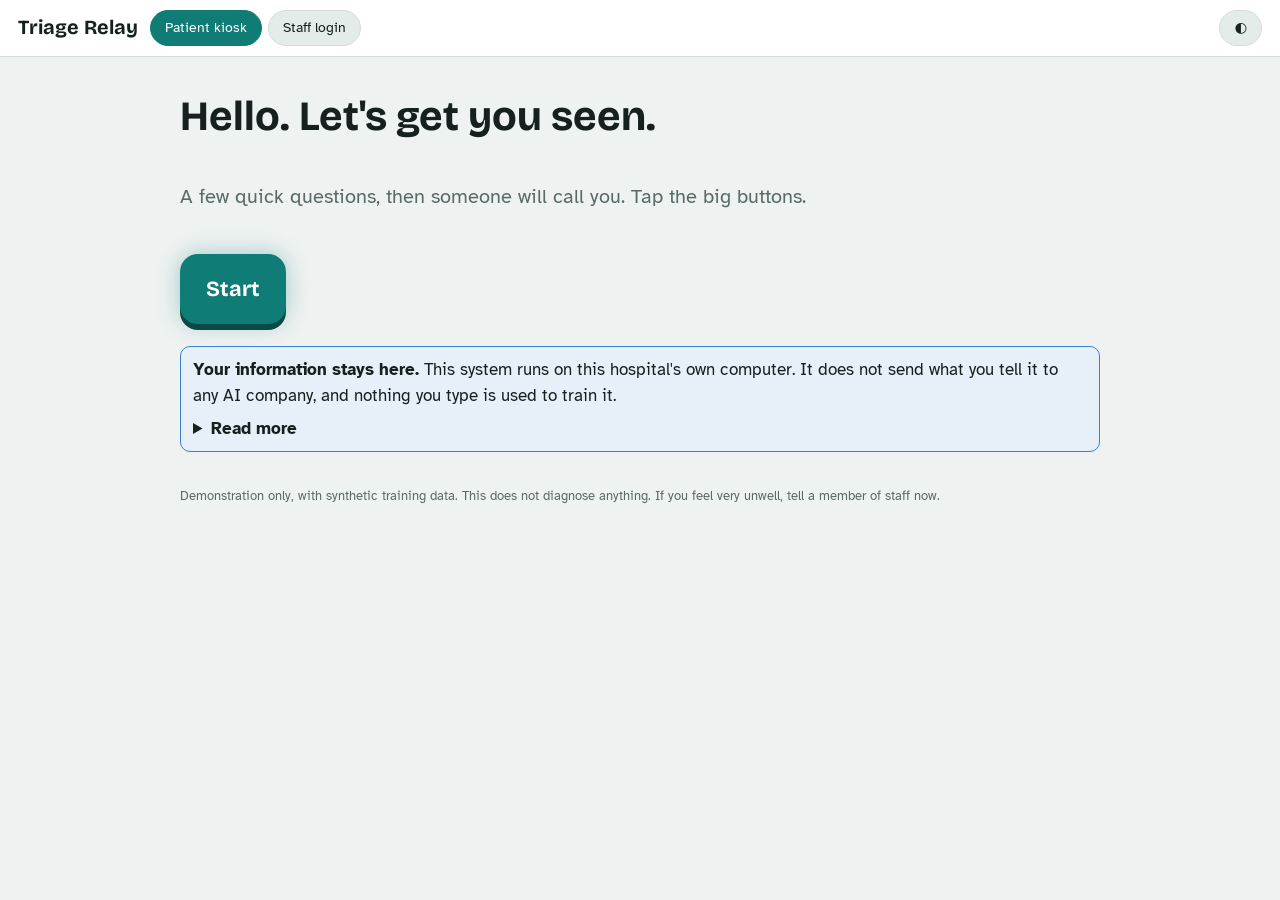
<file: app/static/index.html>
<!doctype html>
<html lang="en">
<head>
<meta charset="utf-8">
<meta name="viewport" content="width=device-width, initial-scale=1">
<meta name="robots" content="noindex, nofollow">
<title>Triage Relay</title>
<link rel="stylesheet" href="fonts/fonts.css">   <!-- served from this server: no outside calls -->
<style>
  /* Layout: a big-button kiosk for patients; staff screens are a list on the left and the chosen patient on the right. */
  :root {
    --bg: #eef2f1; --panel: #ffffff; --ink: #15201f; --muted: #5b6a68; --line: #d4dcda; --wash: #e4ecea; --teal: #0f7c76;
    --imm: #d63c3c; --vurg: #e8792b; --urg: #d8a31a; --std: #3b7fd1; --non: #2e9a5b;
    --yes: #2e8a52; --person: #c46a1c; --no: #b8433f; --idea: #5b5fa8;
    --display: "Bricolage Grotesque", "Segoe UI", system-ui, sans-serif; --body: "Atkinson Hyperlegible", "Segoe UI", system-ui, sans-serif;
    --mono: "IBM Plex Mono", ui-monospace, Consolas, monospace;
  }
  @media (prefers-color-scheme: dark) { :root:not([data-theme="light"]) {
    --bg: #101716; --panel: #172120; --ink: #e6edeb; --muted: #94a4a1; --line: #2a3735; --wash: #1e2a28; --teal: #4cc2b8;
    --imm: #f06262; --vurg: #f29b55; --urg: #e8c14a; --std: #6aa5ef; --non: #5cc184; --yes: #5cc184; --person: #ee9a52; --no: #ec7a74; --idea: #9da1ec; color-scheme: dark; } }
  :root[data-theme="dark"] { --bg: #101716; --panel: #172120; --ink: #e6edeb; --muted: #94a4a1; --line: #2a3735; --wash: #1e2a28; --teal: #4cc2b8;
    --imm: #f06262; --vurg: #f29b55; --urg: #e8c14a; --std: #6aa5ef; --non: #5cc184; --yes: #5cc184; --person: #ee9a52; --no: #ec7a74; --idea: #9da1ec; color-scheme: dark; }
  * { box-sizing: border-box; scrollbar-color: var(--teal) var(--wash); }
  body { margin: 0; background: var(--bg); color: var(--ink); font: 17px/1.5 var(--body); }
  h1, h2, h3 { font-family: var(--display); margin: 0; line-height: 1.15; text-wrap: balance; }
  button { font: inherit; cursor: pointer; }
  button:focus-visible, input:focus-visible, select:focus-visible, textarea:focus-visible { outline: 3px solid var(--teal); outline-offset: 2px; }
  .top { display: flex; align-items: center; gap: 12px; padding: 10px 18px; background: var(--panel); border-bottom: 1px solid var(--line); flex-wrap: wrap; }
  .top h1 { font-size: 1.25rem; } .top .who { margin-left: auto; color: var(--muted); font-size: .9rem; }
  .tabs { display: flex; gap: 6px; flex-wrap: wrap; }
  .pill { border: 1px solid var(--line); background: var(--wash); color: var(--ink); border-radius: 999px; padding: 6px 14px; font-size: .9rem; }
  .pill.on { background: var(--teal); border-color: var(--teal); color: var(--panel); }
  main { padding: 18px; max-width: 1500px; margin: 0 auto; }
  .panel { background: var(--panel); border: 1px solid var(--line); border-radius: 14px; padding: 16px; min-width: 0; overflow-wrap: anywhere; }
  .muted { color: var(--muted); } .small { font-size: .85rem; } .mono { font-family: var(--mono); }
  .dot { display: inline-block; width: 11px; height: 11px; border-radius: 50%; margin-right: 6px; box-shadow: 0 0 8px currentColor; vertical-align: 0; }
  .urg { display: inline-block; border-radius: 6px; padding: 2px 9px; font: 700 .8rem var(--display); letter-spacing: .03em; color: var(--panel); text-transform: uppercase; }
  .verdict { display: inline-block; border-radius: 6px; padding: 3px 10px; font: 700 .85rem var(--display); color: var(--panel); text-transform: uppercase; letter-spacing: .04em; }
  .split { display: grid; grid-template-columns: minmax(0, 380px) minmax(0, 1fr); gap: 16px; }
  @media (max-width: 900px) { .split { grid-template-columns: minmax(0, 1fr); } }
  .row { display: grid; grid-template-columns: 54px minmax(0, 1fr) auto; gap: 10px; align-items: center; padding: 10px; border-radius: 10px; cursor: pointer; border-left: 5px solid var(--c, var(--line)); margin-bottom: 6px; background: var(--bg); }
  .row:hover, .row.sel { background: var(--wash); }
  .ticket { font: 700 1.1rem var(--mono); }
  table { border-collapse: collapse; width: 100%; } th, td { text-align: left; padding: 9px 10px; border-bottom: 1px solid var(--line); vertical-align: top; }
  th { font: 500 .75rem var(--mono); letter-spacing: .08em; text-transform: uppercase; color: var(--muted); }
  .tablewrap { overflow-x: auto; }
  .btn { border: none; border-radius: 10px; padding: 9px 16px; background: var(--teal); color: var(--panel); font-weight: 700; }
  .btn.ghost { background: var(--wash); color: var(--ink); border: 1px solid var(--line); }
  .btn.warn { background: var(--person); } .btn.bad { background: var(--no); }
  input, select, textarea { font: inherit; padding: 8px 10px; border-radius: 8px; border: 1px solid var(--line); background: var(--panel); color: var(--ink); max-width: 100%; }
  dl.kv { display: grid; grid-template-columns: 150px minmax(0, 1fr); gap: 6px 12px; margin: 0; } dl.kv dt { color: var(--muted); } dl.kv dd { margin: 0; }
  .chips { display: flex; flex-wrap: wrap; gap: 6px; } .chip { background: var(--wash); border: 1px solid var(--line); border-radius: 6px; padding: 2px 9px; font-size: .88rem; }
  .chip.no { text-decoration: line-through; opacity: .7; }
  .flag { border-radius: 10px; padding: 10px 12px; background: color-mix(in srgb, var(--imm) 14%, var(--panel)); border: 1px solid var(--imm); }
  .note { border-radius: 10px; padding: 10px 12px; background: color-mix(in srgb, var(--std) 12%, var(--panel)); border: 1px solid var(--std); }
  .stack { display: grid; gap: 12px; }
  /* ---- kiosk ---- */
  .kiosk { max-width: 920px; margin: 0 auto; display: grid; gap: 22px; padding-block: 18px 40px; }
  .kiosk h2 { font-size: clamp(1.8rem, 4vw, 2.6rem); }
  .kiosk .lead { font-size: 1.25rem; color: var(--muted); }
  .big { border: none; border-radius: 18px; padding: 22px 26px; font: 700 1.35rem var(--display); color: #fff; background: var(--c, var(--teal));
         box-shadow: 0 6px 0 color-mix(in srgb, var(--c, var(--teal)) 60%, #000), 0 0 22px color-mix(in srgb, var(--c, var(--teal)) 35%, transparent); }
  .big:active { transform: translateY(3px); box-shadow: 0 3px 0 color-mix(in srgb, var(--c, var(--teal)) 60%, #000); }
  .tiles { display: grid; grid-template-columns: repeat(auto-fill, minmax(190px, 1fr)); gap: 14px; }
  .tile { border: 3px solid var(--c); border-radius: 18px; padding: 18px 14px; background: color-mix(in srgb, var(--c) 14%, var(--panel)); color: var(--ink);
          font: 700 1.15rem var(--display); display: grid; gap: 6px; justify-items: center; text-align: center; }
  .tile .g { font-size: 2rem; line-height: 1; }
  .tile[aria-pressed="true"] { background: var(--c); color: #fff; }
  .q { display: grid; gap: 12px; padding: 18px; border-radius: 16px; background: var(--panel); border: 2px solid var(--line); }
  .q p { font-size: 1.25rem; margin: 0; }
  .yn { display: flex; gap: 12px; flex-wrap: wrap; }
  .yn button { flex: 1 1 140px; border-radius: 14px; padding: 16px; font: 700 1.2rem var(--display); border: 3px solid var(--c); background: var(--panel); color: var(--ink); }
  .yn button[aria-pressed="true"] { background: var(--c); color: #fff; }
  textarea.words { width: 100%; min-height: 150px; font-size: 1.25rem; border-radius: 14px; padding: 14px; border: 3px solid var(--teal); }
  .keypad { display: grid; grid-template-columns: repeat(3, minmax(0, 90px)); gap: 10px; }
  .keypad button { padding: 16px; font: 700 1.4rem var(--display); border-radius: 12px; border: 2px solid var(--line); background: var(--panel); color: var(--ink); }
  .sexes { display: flex; gap: 12px; flex-wrap: wrap; }
  .demo { font-size: .8rem; color: var(--muted); }
  [hidden] { display: none !important; }
</style>
</head>
<body>
<div class="top">
  <h1>Triage Relay</h1>
  <div class="tabs" id="tabs"></div>
  <span class="who" id="who"></span>
  <button class="pill" id="theme" title="light or dark">◐</button>
</div>
<main id="view"></main>

<script>
const DEPT = { "Cardiology": "#e0607e", "ENT": "#3aa7b3", "Emergency (resus)": "#ff7f2a", "Gastroenterology": "#c49a1e", "General medicine": "#8d949b",
  "Haematology": "#b5455d", "Infectious diseases": "#6aa538", "Mental health": "#8c6fd0", "Neurology": "#4f83e0", "Oncology": "#c66fcc",
  "Paediatrics": "#e5a33f", "Respiratory": "#2fae80", "Rheumatology": "#9c7f74", "Trauma and orthopaedics": "#7f93b8" };
const URG = { "Immediate": "var(--imm)", "Very urgent": "var(--vurg)", "Nurse to assess": "var(--idea)", "Urgent": "var(--urg)", "Standard": "var(--std)", "Non-urgent": "var(--non)" };
// an injury the AI did not read has no level yet: it sits after the Immediate and Very urgent patients, before routine ones
const URG_ORDER = ["Immediate", "Very urgent", "Nurse to assess", "Urgent", "Standard", "Non-urgent"];
const VC = { "yes": "var(--yes)", "maybe yes": "var(--yes)", "hand to a person": "var(--person)", "maybe no": "var(--person)", "unsure": "var(--person)", "no": "var(--no)", "no idea": "var(--idea)" };
const VWORD = { "yes": "clear", "maybe yes": "probably clear", "hand to a person": "needs a person", "maybe no": "unsure", "unsure": "unsure", "no": "not sure, check", "no idea": "no idea yet" };
const esc = s => String(s ?? "").replace(/[&<>"]/g, c => ({ "&": "&amp;", "<": "&lt;", ">": "&gt;", '"': "&quot;" }[c]));
const dot = d => DEPT[d] ? `<span class="dot" style="color:${DEPT[d]};background:${DEPT[d]}"></span>` : "";
const urg = u => u ? `<span class="urg" style="background:${URG[u] || "var(--muted)"}">${esc(u)}</span>` : "";
const verdict = v => `<span class="verdict" style="background:${VC[v] || "var(--person)"}">${esc(VWORD[v] || v)}</span>`;
let ME = JSON.parse(sessionStorageGet("me") || "null");
function sessionStorageGet(k) { try { return sessionStorage.getItem(k); } catch (e) { return null; } }
function sessionStorageSet(k, v) { try { v === null ? sessionStorage.removeItem(k) : sessionStorage.setItem(k, v); } catch (e) {} }
async function api(path, body) {
  // relative paths ("api/..."), so the app works wherever it is served from, including under a folder on a shared host
  const r = await fetch(path.replace(/^\//, ""), { method: body ? "POST" : "GET", headers: { "X-Token": ME?.token || "" }, body: body ? JSON.stringify(body) : undefined });
  if (r.status === 429) {     // the public demo's per-visitor limit: say so plainly instead of failing silently
    const j = await r.json(); let n = document.getElementById("busy");
    if (!n) { n = document.createElement("div"); n.id = "busy"; n.style.cssText = "position:fixed;left:50%;bottom:24px;transform:translateX(-50%);z-index:9;padding:12px 22px;border-radius:12px;background:var(--panel, #1a2a28);border:2px solid #E8792B;font-weight:700;max-width:90vw"; document.body.appendChild(n); }
    n.textContent = j.error; setTimeout(() => n.remove(), 6000); throw new Error("rate limited"); }
  // logins live in the server's memory: after a restart the old one is gone, so go back to the login screen instead of failing silently
  if (r.status === 403 && ME && !(await fetch("api/me", { headers: { "X-Token": ME.token } }).then(x => x.json())).role) {
    ME = null; sessionStorageSet("me", null); location.hash = "#login"; throw new Error("login expired"); }
  return r.json();
}
const SCREENS = { kiosk: "Patient kiosk", reception: "Reception", nurse: "Triage nurse", ward: "Ward heads-up", review: "Reviewer", setup: "Setup" };
const CAN = { reception: ["reception"], nurse: ["reception", "nurse"], ward: ["ward"], reviewer: ["review", "nurse"], admin: ["reception", "nurse", "ward", "review", "setup"],
  demo: ["reception", "nurse", "ward", "review", "setup"] };
function tabs() {
  const allowed = ["kiosk", ...(ME ? CAN[ME.role] : [])];
  const here = location.hash.slice(1).split("/")[0] || "kiosk";
  document.getElementById("tabs").innerHTML = allowed.map(s => `<a class="pill ${s === here ? "on" : ""}" href="#${s}" style="text-decoration:none">${SCREENS[s]}</a>`).join("") +
    (ME ? "" : `<a class="pill ${here === "login" ? "on" : ""}" href="#login" style="text-decoration:none">Staff login</a>`);
  document.getElementById("who").innerHTML = ME ? `${ME.role === "demo" ? `<span class="urg" style="background:var(--idea)">demo mode</span> ` : esc(ME.role)}${ME.ward ? " · " + esc(ME.ward) : ""} · <a href="#" id="logout">log out</a>` : "";
  const lo = document.getElementById("logout");
  if (lo) lo.onclick = async e => { e.preventDefault(); await api("/api/logout", {}); ME = null; sessionStorageSet("me", null); location.hash = "#kiosk"; route(); };
}

// =========================== KIOSK ===========================
// the phrase each tile adds is written in words the translator's vocabulary has (checked against its tokenizer)
const AREAS = [["Chest", "🫀", "pain in my chest", "#e0607e"], ["Breathing", "🫁", "I'm short of breath", "#2fae80"], ["Head", "🧠", "pain in my head", "#4f83e0"],
  ["Throat or ears", "👂", "sore throat or pain in my ear", "#3aa7b3"], ["Tummy", "🍽️", "pain in my belly", "#c49a1e"], ["Skin", "✋", "a rash on my skin", "#c66fcc"],
  ["Back", "🧍", "pain in my back", "#9c7f74"], ["Arms or legs", "🦵", "pain in my arm or leg", "#7f93b8"], ["Unwell all over", "🌡️", "I feel unwell and feverish", "#e5a33f"],
  ["Worried or anxious", "💭", "I feel anxious", "#8c6fd0"]];
const BACK = { you: "hello", flags: "you", injury: "flags", where: "injury", words: "where" };
let K = {}, IDLE = null;
// a shared tablet: if nobody touches it for 90 s mid-way (or 20 s on the ticket), it clears and starts again, so the next person never sees someone else's answers
function idleReset() { clearTimeout(IDLE); if (!K.step || K.step === "hello" || K.step === "busy") return;
  IDLE = setTimeout(() => { if ((location.hash.slice(1) || "kiosk") === "kiosk") kiosk(); }, K.step === "done" ? 20000 : 90000); }
document.addEventListener("pointerdown", () => idleReset()); document.addEventListener("keydown", () => idleReset());
const backBtn = step => BACK[step] ? `<button class="big" id="back" style="--c:var(--muted)">Back</button> ` : "";
function kiosk(step) {
  const v = document.getElementById("view");
  if (!step) { K = { name: "", age: "", sex: "", areas: [], words: "", answers: {}, custom: {}, flags: [], wrong: [], added: "" }; step = "hello"; }
  K.step = step;
  idleReset();
  if (step === "hello") v.innerHTML = `<div class="kiosk">
      <h2>Hello. Let's get you seen.</h2><p class="lead">A few quick questions, then someone will call you. Tap the big buttons.</p>
      <div><button class="big" id="go">Start</button></div>
      <div class="note" style="font-size:1.05rem"><b>Your information stays here.</b> This system runs on this hospital's own computer. It does not send what you tell it to any AI company, and nothing you type is used to train it.
        <details style="margin-top:8px"><summary style="cursor:pointer;font-weight:700">Read more</summary>
        <div class="stack" style="margin-top:10px;gap:10px">
          <p style="margin:0"><b>What is the AI here?</b> Two very small language models, each about 27,000 times smaller than GPT-3, the model that came just before ChatGPT. Their only job is to turn your words into a checklist of symptoms. They cannot chat, browse the internet, or send anything anywhere.</p>
          <p style="margin:0"><b>What were they trained on?</b> Made-up practice patients from a public research dataset (DDXPlus, from the Mila research institute), plus everyday ways of saying things that we wrote ourselves. No real person's medical records were used.</p>
          <p style="margin:0"><b>Who decides where you go?</b> Not a trained AI. The route comes from simple, readable counts and from published NHS and clinical standards, which staff can see and check. A nurse reviews it, and you will always speak to a person before any medical decision.</p>
          <p style="margin:0"><b>Does it learn from me?</b> No. It is never trained on what you tell it. If a nurse corrects where a patient was sent, that correction stays on this hospital's computer as a note for staff. It is not sent to anyone.</p>
          <p style="margin:0"><b>What is kept?</b> What you type and answer is kept on this hospital's system for the staff looking after you. This is a demonstration: please do not enter real personal details.</p>
        </div></details></div>
      <p class="demo">Demonstration only, with synthetic training data. This does not diagnose anything. If you feel very unwell, tell a member of staff now.</p></div>`;
  if (step === "you") v.innerHTML = `<div class="kiosk">
      <h2>About you</h2>
      <label>First name (optional)<br><input id="k-name" value="${esc(K.name)}" style="font-size:1.2rem"></label>
      <div><div class="lead">Your age</div><div style="font:700 2rem var(--display);min-height:2.6rem" id="k-age">${K.age === "0" ? "under 1" : esc(K.age) || "&nbsp;"}</div>
        <div class="keypad">${[1,2,3,4,5,6,7,8,9,"⌫",0,"OK"].map(k => `<button data-k="${k}">${k}</button>`).join("")}</div></div>
      <div><div class="lead">You are</div><div class="sexes">${[["F", "Female", "#d17bd6"], ["M", "Male", "#3b7fd1"], ["", "Prefer not to say", "#8d949b"]].map(([k, l, c]) =>
        `<button class="tile" style="--c:${c};min-width:170px" aria-pressed="${K.sex === k && K.sexSet}" data-s="${k}">${l}</button>`).join("")}</div></div>
      <div>${backBtn(step)}<button class="big" id="go">Next</button></div></div>`;
  if (step === "flags") v.innerHTML = `<div class="kiosk">
      <h2>Is any of these happening right now?</h2><p class="lead">Tap any that apply. If none do, tap "None of these".</p>
      <div class="stack">${K.redFlags.map(f => `<button class="tile" style="--c:var(--imm);justify-items:start;text-align:left" aria-pressed="${K.flags.includes(f.id)}" data-f="${esc(f.id)}">${esc(f.text)}</button>`).join("")}</div>
      <div>${backBtn(step)}<button class="big" id="go" style="--c:${K.flags.length ? "var(--imm)" : "var(--teal)"}">${K.flags.length ? "Next" : "None of these"}</button></div>
      <p class="demo">From NHS guidance on stroke (FAST), heart attack and sepsis.</p></div>`;
  if (step === "injury") v.innerHTML = `<div class="kiosk">
      <h2>Is this from an injury or accident?</h2><p class="lead">For example a fall, a knock, a cut, a burn, a bite, or being kicked.</p>
      <div class="sexes"><button class="tile" style="--c:var(--vurg);min-width:220px" data-inj="yes">Yes, an injury</button>
        <button class="tile" style="--c:var(--teal);min-width:220px" data-inj="no">No</button></div>
      <div>${backBtn(step)}</div></div>`;
  if (step === "where") v.innerHTML = `<div class="kiosk">
      <h2>Where is the problem?</h2><p class="lead">Tap all that apply.</p>
      <div class="tiles">${AREAS.map(([l, g, , c], i) => `<button class="tile" style="--c:${c}" aria-pressed="${K.areas.includes(i)}" data-a="${i}"><span class="g">${g}</span>${l}</button>`).join("")}</div>
      <div>${backBtn(step)}<button class="big" id="go">Next</button></div></div>`;
  if (step === "words") v.innerHTML = `<div class="kiosk">
      <h2>Tell us in your own words</h2><p class="lead">What's wrong, where it hurts, how bad, since when. Any way you like.</p>
      <textarea class="words" id="k-words" placeholder="e.g. my chest feels tight and it goes down my left arm, started an hour ago">${esc(K.words)}</textarea>
      <p class="lead" id="k-need" style="color:var(--person)" hidden>Please write a few words, or go back and tap where the problem is.</p>
      <div>${backBtn(step)}<button class="big" id="go">Next</button></div></div>`;
  if (step === "taps") v.innerHTML = `<div class="kiosk">
      <h2>A few quick questions</h2><p class="lead">These help us send you to the right place.</p>
      <div class="stack" id="qs">${K.questions.map(q => qcard(q.code, q.text, K.answers)).join("")}
        ${(K.round === 0 ? K.customQs : []).map(q => qcard("custom:" + q.id, q.text, K.custom)).join("")}</div>
      <div><button class="big" id="go">Next</button></div></div>`;
  if (step === "check") v.innerHTML = `<div class="kiosk">
      <h2>Did we get this right?</h2>
      <p class="lead">This is our first take on what you've told us, to help guide you through our hospital. A nurse will review it, and you will always talk to a person before any medical decision is made. Please check it matches what you said.</p>
      <div class="stack">${K.understood.map(u => `<div class="q" style="display:flex;gap:12px;align-items:center;justify-content:space-between;flex-wrap:wrap">
        <p style="${K.wrong.includes(u.code) ? "text-decoration:line-through;opacity:.55" : ""}">${esc(u.text)}</p>
        <button class="tile" style="--c:var(--person);padding:10px 16px;font-size:1rem" aria-pressed="${K.wrong.includes(u.code)}" data-nr="${esc(u.code)}">${K.wrong.includes(u.code) ? "Not right (undo)" : "Not right"}</button></div>`).join("")
        || `<p class="lead">We didn't pick out anything specific. A nurse will go through it with you.</p>`}</div>
      <label class="lead">Anything we missed? (optional)<br><textarea class="words" id="k-added" style="min-height:90px">${esc(K.added || "")}</textarea></label>
      <div><button class="big" id="go">${K.wrong.length ? "Send with my changes" : "Yes, that's right"}</button></div></div>`;
  if (step === "busy") v.innerHTML = `<div class="kiosk"><h2>One moment…</h2><p class="lead">Reading what you told us.</p></div>`;
  if (step === "done") v.innerHTML = `<div class="kiosk" style="text-align:center;justify-items:center">
      <h2>Thank you${K.name ? ", " + esc(K.name) : ""}.</h2>${K.urgent ? `<p class="flag" style="font:700 1.4rem var(--display)">Please tell a member of staff now. Show them this number.</p>` : `<p class="lead">Please take a seat. A member of staff will call you.</p>`}
      <div style="font:700 4rem var(--mono);color:var(--teal)">#${K.id}</div><p class="muted">Your ticket number</p>
      <button class="big" id="again" style="--c:var(--muted)">Next patient</button></div>`;
  wireKiosk();
}
function qcard(code, text, store) {
  const a = store[code.replace("custom:", "")] ?? store[code];
  return `<div class="q"><p>${esc(text)}</p><div class="yn" data-code="${esc(code)}">
    ${[["yes", "Yes", "var(--non)"], ["no", "No", "var(--std)"], ["unsure", "Not sure", "var(--muted)"]].map(([k, l, c]) => `<button style="--c:${c}" aria-pressed="${a === k}" data-v="${k}">${l}</button>`).join("")}</div></div>`;
}
function wireKiosk() {
  const go = document.getElementById("go"), v = document.getElementById("view");
  v.onclick = async e => {
    const t = e.target.closest("button"); if (!t) return;
    if (t.dataset.k !== undefined) { const k = t.dataset.k; K.name = document.getElementById("k-name").value;
      if (k === "⌫") K.age = K.age.slice(0, -1); else if (k === "OK") {} else if (K.age === "0") K.age = k; else if (K.age.length < 3) K.age += k; kiosk("you"); return; }
    if (t.dataset.s !== undefined) { K.name = document.getElementById("k-name").value; K.sex = t.dataset.s; K.sexSet = true; kiosk("you"); return; }
    if (t.dataset.nr !== undefined) { const c = t.dataset.nr; K.added = document.getElementById("k-added").value;
      K.wrong = K.wrong.includes(c) ? K.wrong.filter(x => x !== c) : [...K.wrong, c]; kiosk("check"); return; }
    if (t.dataset.inj !== undefined) { K.injury = t.dataset.inj === "yes"; return kiosk("where"); }
    if (t.dataset.f !== undefined) { const f = t.dataset.f; K.flags = K.flags.includes(f) ? K.flags.filter(x => x !== f) : [...K.flags, f]; kiosk("flags"); return; }
    if (t.dataset.a !== undefined) { const i = +t.dataset.a; K.areas = K.areas.includes(i) ? K.areas.filter(x => x !== i) : [...K.areas, i]; kiosk("where"); return; }
    if (t.dataset.v !== undefined) { const code = t.parentElement.dataset.code; if (code.startsWith("custom:")) K.custom[code.slice(7)] = t.dataset.v; else K.answers[code] = t.dataset.v;
      t.parentElement.querySelectorAll("button").forEach(b => b.setAttribute("aria-pressed", b === t)); return; }
    if (t.id === "again") { kiosk(); return; }
    if (t.id === "back") { if (K.step === "you") K.name = document.getElementById("k-name").value;
      if (K.step === "words") K.words = document.getElementById("k-words").value; return kiosk(BACK[K.step]); }
    if (t.id !== "go") return;
    if (K.step === "hello") return kiosk("you");
    if (K.step === "you") { K.name = document.getElementById("k-name").value;
      if (!K.cfg) K.cfg = await api("/api/kiosk_config");
      K.redFlags = K.cfg.red_flags || []; return kiosk(K.redFlags.length ? "flags" : "injury"); }
    if (K.step === "flags") {
      if (!K.flags.length) return kiosk("injury");
      // a red flag skips everything else: straight onto every staff list, and the patient is told to speak to staff now
      kiosk("busy");
      const r = await api("/api/intake/start", { name: K.name, age: K.age, sex: K.sex, words: "", red_flags: K.flags, injury: false, areas: [] });
      K.id = r.id; K.urgent = true; return kiosk("done");
    }
    if (K.step === "where") return kiosk("words");
    if (K.step === "words") {
      K.words = document.getElementById("k-words").value;
      if (!K.words.trim() && !K.areas.length && !K.flags.length) { document.getElementById("k-need").hidden = false; return; }
      const words = K.words.trim();
      kiosk("busy");
      const [r, cfg] = await Promise.all([api("/api/intake/start", { name: K.name, age: K.age, sex: K.sex, words, red_flags: K.flags, injury: !!K.injury, areas: K.areas.map(i => AREAS[i][0]) }), api("/api/kiosk_config")]);
      if (r.done) { K.id = r.id; K.urgent = !!r.red_flag; return kiosk("done"); }
      Object.assign(K, { id: r.id, questions: r.questions, customQs: cfg.custom_questions || [], round: 0 });
      return kiosk("taps");
    }
    if (K.step === "check") {
      K.added = document.getElementById("k-added").value;
      kiosk("busy");
      await api("/api/intake/confirm", { id: K.id, wrong: K.wrong, added: K.added });
      return kiosk("done");
    }
    if (K.step === "taps") {
      const answers = {}; for (const q of K.questions) if (K.answers[q.code]) answers[q.code] = K.answers[q.code];
      kiosk("busy");
      const r = await api("/api/intake/answer", { id: K.id, answers, custom: K.round === 0 ? K.custom : {} });
      if (r.done) { K.understood = r.understood || []; K.wrong = []; return kiosk("check"); }
      K.round++; K.questions = r.questions; return kiosk("taps");
    }
  };
}

// =========================== STAFF ===========================
let SEL = null, TIMER = null;
const urgRank = c => URG_ORDER.indexOf(c.decision?.urgency);
// waiting patients first (most urgent, then longest waiting); anyone already seen drops to the bottom, greyed
const rf = c => (c.decision?.red_flags || []).length ? 0 : 1;
const byQueue = (a, b) => (a.status === "seen") - (b.status === "seen") || rf(a) - rf(b) || urgRank(a) - urgRank(b) || a.id - b.id;
const ageText = a => String(a) === "0" ? "under 1" : esc(a);
const ageSex = c => `${c.age ? ageText(c.age) : `<span class="muted">age not given</span>`} ${esc(c.sex)}`;
const VIT = { temp: "Temp", hr: "HR", bp: "BP", rr: "RR", spo2: "SpO2", o2: "O2", acvpu: "ACVPU" };
const NEWSC = { low: "var(--non)", "low-medium": "var(--urg)", medium: "var(--vurg)", high: "var(--imm)" };
const flagBanner = d => (d.red_flags || []).length ? `<div class="flag"><b>Red flag, look now:</b> ${d.red_flags.map(esc).join(" · ")} <span class="small muted">(ticked at the kiosk; NHS guidance; the flag chose the department)</span></div>` : "";
const qsofa = q => q ? ` <span class="urg" style="background:${q.flag ? "var(--imm)" : "var(--non)"}">qSOFA ${q.total}/3</span>` : "";
const news = n => n ? `<span class="urg" style="background:${NEWSC[n.risk]}">NEWS2 ${n.total} · ${esc(n.risk)}</span>${n.missing.length ? ` <span class="small muted">missing: ${n.missing.map(k => VIT[k] || k).join(", ")}</span>` : ""}` : "";
let DIRTY = false;     // the nurse has picked answers or typed observations that are not saved yet: the 5 s refresh waits
async function staffList(screen, extra = "") {
  const cs = await api(`/api/cases?screen=${screen}${extra}`);
  return Array.isArray(cs) ? cs : [];
}
async function reception() {
  const cs = (await staffList("reception")).sort(byQueue);
  document.getElementById("view").innerHTML = `<div class="panel"><h2>Waiting room</h2><p class="muted small">Sorted by urgency, then arrival. Reception sees where each person goes, not what might be wrong.</p>
    <div class="tablewrap"><table><tr><th>Ticket</th><th>Name</th><th>Age / sex</th><th>Arrived</th><th>Urgency</th><th>Send to</th><th>Status</th><th></th></tr>
    ${cs.map(c => `<tr style="${c.status === "seen" ? "opacity:.5" : ""}"><td class="ticket">#${c.id}</td><td>${esc(c.name)}</td><td>${ageSex(c)}</td><td class="mono">${esc(c.arrived)}</td>
      <td>${urg(c.decision.urgency)}${(c.decision.red_flags || []).length ? ` <span class="urg" style="background:var(--imm)">red flag</span>` : ""}</td><td>${dot(c.decision.department)}${esc(c.decision.department)}${c.decision.verdict !== "yes" ? ` <span class="small muted">(nurse to confirm)</span>` : ""}</td>
      <td>${esc(STATUS_WORD[c.status] || c.status)}${flashFor(c.id)}</td><td><button class="btn ghost" data-st="called" data-id="${c.id}">Called</button> <button class="btn ghost" data-st="sent" data-id="${c.id}">Sent</button></td></tr>`).join("") ||
      `<tr><td colspan="8" class="muted">Nobody waiting. Use the Patient kiosk to check someone in.</td></tr>`}</table></div></div>`;
  wireStatus(reception);
}
let FLASH = null;   // {id, text}: the visible "done" after a status button, so a nurse can see it worked
const STATUS_WORD = { waiting: "Waiting", called: "Called", sent: "Sent to department", seen: "Seen" };
function wireStatus(again) {
  document.getElementById("view").querySelectorAll("[data-st]").forEach(b => b.onclick = async () => {
    b.disabled = true; b.textContent = "Saving…";
    const r = await api("/api/case/status", { id: +b.dataset.id, status: b.dataset.st });
    FLASH = { id: +b.dataset.id, text: r && !r.error ? `${STATUS_WORD[b.dataset.st] || b.dataset.st}: saved` : "Not saved, try again", ok: r && !r.error };
    setTimeout(() => { FLASH = null; }, 6000);
    again(); });
}
const flashFor = id => FLASH && FLASH.id === id ? ` <span class="verdict" style="background:${FLASH.ok ? "var(--yes)" : "var(--no)"}">${FLASH.ok ? "✓ " : ""}${esc(FLASH.text)}</span>` : "";
async function nurse() {
  const cs = (await staffList("nurse")).sort(byQueue);
  const depts = await api("/api/departments");
  const c = cs.find(x => x.id === SEL) || cs[0];
  if (c) SEL = c.id;
  const d = c?.decision;
  const held = new Set((c?.for_nurse_q || []).map(q => q.code));
  const askQs = (d?.ask_codes || []).filter(q => !held.has(q.code));   // each question shown once
  document.getElementById("view").innerHTML = `<div class="split">
    <div class="panel"><h2 style="margin-bottom:10px">Patients</h2>${cs.map(x => `<div class="row ${x.id === SEL ? "sel" : ""}" style="--c:${URG[x.decision.urgency]};${x.status === "seen" ? "opacity:.5" : ""}" data-id="${x.id}">
      <span class="ticket">#${x.id}</span><span><b>${esc(x.name)}</b> <span class="muted small">${ageSex(x)} · ${esc(x.arrived)}${x.status === "seen" ? " · seen" : ""}</span><br>${dot(x.decision.department)}${esc(x.decision.department)}</span>
      <span>${verdict(x.decision.verdict)}</span></div>`).join("") || `<p class="muted">No patients yet.</p>`}</div>
    <div class="panel stack">${c ? `
      <div style="display:flex;gap:10px;align-items:center;flex-wrap:wrap"><h2>#${c.id} ${esc(c.name)}</h2>${urg(d.urgency)} ${verdict(d.verdict)} <span class="pill">${esc(STATUS_WORD[c.status] || c.status)}</span>${flashFor(c.id)}</div>
      ${flagBanner(d)}
      ${d.outside_scope ? `<div class="flag" style="border-color:var(--idea);background:color-mix(in srgb, var(--idea) 14%, var(--panel))"><b>${esc(d.outside_scope)}</b></div>` : ""}
      ${c.patient_check ? `<div class="${c.patient_check.state === "changed" ? "flag" : "note"}" style="${c.patient_check.state === "changed" ? "border-color:var(--person);background:color-mix(in srgb, var(--person) 12%, var(--panel))" : ""}"><b>Patient's check:</b> ${c.patient_check.state === "confirmed" ? "confirmed the summary matches what they said" : c.patient_check.state === "changed" ? "changed the summary" : "has not checked the summary yet"}
        ${(c.patient_check.removed || []).length ? `<br>Said these were not right (taken out, route worked out again): ${c.patient_check.removed.map(esc).join(" · ")}` : ""}
        ${c.patient_check.added ? `<br>Added, in their words: “${esc(c.patient_check.added)}”` : ""}</div>` : ""}
      ${(d.rules_applied || []).length ? `<div class="note"><b>Rules taught by your team</b> <span class="small muted">approved by a reviewer; each is one extra push on the department seesaw</span>
        ${d.rules_applied.map(r => `<div style="margin-top:6px">Rule #${r.id} → ${dot(r.to)}<b>${esc(r.to)}</b>: ${esc(r.effect)}<br><span class="small muted">applies to patients who said: ${r.fields.map(esc).join(" · ")}${r.why ? ` · “${esc(r.why)}”` : ""}</span></div>`).join("")}</div>` : ""}
      ${(c.similar_corrections || []).length ? `<div class="panel" style="background:var(--bg)"><b>Corrections on similar patients</b> <span class="small muted">shown when this patient gave most of the same answers; notes only, they never change the route</span>
        ${c.similar_corrections.map(n => `<div class="small" style="margin-top:6px">#${n.id}: ${dot(n.from)}${esc(n.from)} → ${dot(n.to)}<b>${esc(n.to)}</b> · this patient gave ${n.shared} of its ${n.of} answers · ${esc(n.status)}${n.why ? ` · “${esc(n.why)}”` : ""}</div>`).join("")}</div>` : ""}
      ${d.danger && d.danger.severity <= 2 && !(d.red_flags || []).length ? `<div class="flag"><b>Danger first:</b> ${esc(d.danger.condition)} is still in play (severity ${d.danger.severity} of 5), so this routes to ${dot(d.danger.department)}<b>${esc(d.danger.department)}</b>${d.likely_department !== d.danger.department ? `, although ${esc(d.likely_department)} is more likely` : ""}.</div>` : ""}
      ${d.unavailable_note ? `<div class="note">${esc(d.unavailable_note)}</div>` : ""}
      <dl class="kv">
        <dt>Route to</dt><dd>${dot(d.department)}<b>${esc(d.department)}</b></dd>
        <dt>Heads-up</dt><dd>${(d.runners_up || []).map(r => `${dot(r.department)}${esc(r.department)} <span class="small muted">gap ${r.gap.toFixed(1)}</span>`).join(" · ")}</dd>
        ${d.second_reader ? `<dt>Second reader</dt><dd>${dot(d.second_reader.department)}${esc(d.second_reader.department)} <span class="small muted">${Math.round(d.second_reader.confidence * 100)}% sure</span></dd>
        <dt>Familiar case?</dt><dd>${d.facts.familiar > 0 ? "yes, like cases seen before" : "<b>new</b>: unlike most cases seen before"}</dd>` : ""}
        ${(c.areas || []).length ? `<dt>Body areas tapped</dt><dd>${c.areas.map(esc).join(" · ")}</dd>` : ""}
        <dt>Still in play</dt><dd>${(d.in_play || []).map(p => `${esc(p.condition)} <span class="small muted">(sev ${p.severity})</span>`).join(" · ")}</dd>
      </dl>
      <div><b>In their own words</b><div class="panel" style="background:var(--bg);margin-top:6px">${esc(c.words)}</div></div>
      ${(() => { const row = (label, items, cls = "") => (items || []).length ? `<div style="margin-top:8px"><span class="small muted">${label}</span><div class="chips" style="margin-top:4px">${items.map(s => `<span class="chip ${cls}">${esc(s)}</span>`).join("")}</div></div>` : "";
        const fromWords = c.said_words || (c.said_words === undefined ? c.said : []);
        return `<div><b>What the system read</b>${d.outside_scope ? `<p class="small muted" style="margin:6px 0 0">Not read by the AI.</p>` : ""}
          ${row("From their own words", fromWords)}${row("Answered yes to the system's questions", [...(c.said_yes_q || []), ...(c.custom_yes || [])])}
          ${row("Answered no to the system's questions", c.said_no, "no")}${row("Removed by the patient at the check", (c.patient_check || {}).removed, "no")}</div>`; })()}
      ${(c.for_nurse_q || []).length ? `<div class="note"><b>The system wanted to ask these</b> <span class="small muted">Kept off the waiting-room screen by your setup, so they are yours to ask in person.</span>
        <div class="stack" style="margin-top:8px">${c.for_nurse_q.map(q => `<div style="display:flex;gap:8px;align-items:center;flex-wrap:wrap"><span style="flex:1 1 260px">${esc(q.text)}</span>
          ${[["yes", "Yes", "var(--non)"], ["no", "No", "var(--std)"], ["unsure", "Not sure", "var(--muted)"]].map(([k, l, col]) => `<button class="pill" data-rq="${esc(q.code)}" data-ra="${k}" style="border-color:${col}">${l}</button>`).join("")}</div>`).join("")}</div></div>` : ""}
      <div class="panel" style="background:var(--bg)"><b>Ask more questions</b> <span class="small muted">The system picks the questions that would settle this best (most dangerous possibility first).</span>
        <div id="refine" class="stack" style="margin-top:8px">${askQs.map(q => `<div style="display:flex;gap:8px;align-items:center;flex-wrap:wrap"><span style="flex:1 1 260px">${esc(q.text)}</span>
          ${[["yes", "Yes", "var(--non)"], ["no", "No", "var(--std)"], ["unsure", "Not sure", "var(--muted)"]].map(([k, l, col]) => `<button class="pill" data-rq="${esc(q.code)}" data-ra="${k}" style="border-color:${col}">${l}</button>`).join("")}</div>`).join("") || `<span class="muted small">No more useful questions.</span>`}</div>
        ${askQs.length || (c.for_nurse_q || []).length ? `<div style="margin-top:8px"><button class="btn" id="n-refine">Update the card</button> <span class="small muted">uses every answer picked on this card</span></div>` : ""}</div>
      <div class="panel" style="background:var(--bg)"><b>Observations and notes</b> <span class="small muted">Recorded for the team and shown to the ward. Not used for routing in this build.</span>
        <div style="display:grid;grid-template-columns:repeat(auto-fill,minmax(150px,1fr));gap:8px;margin-top:8px">
          ${[["temp", "Temperature °C"], ["hr", "Heart rate /min"], ["bp", "Blood pressure (e.g. 128/80)"], ["rr", "Breathing rate /min"], ["spo2", "Oxygen saturation %"]].map(([k, l]) =>
            `<label class="small">${l}<br><input data-vit="${k}" inputmode="decimal" value="${esc((c.vitals || {})[k] || "")}" style="width:100%"></label>`).join("")}
          <label class="small">Breathing<br><select data-vit="o2" style="width:100%">${[["", "not recorded"], ["air", "room air"], ["oxygen", "on oxygen"]].map(([k, l]) => `<option value="${k}" ${(c.vitals || {}).o2 === k ? "selected" : ""}>${l}</option>`).join("")}</select></label>
          <label class="small">Alertness (ACVPU)<br><select data-vit="acvpu" style="width:100%">${[["", "not recorded"], ["A", "Alert"], ["C", "New confusion"], ["V", "Responds to voice"], ["P", "Responds to pain"], ["U", "Unresponsive"]].map(([k, l]) => `<option value="${k}" ${(c.vitals || {}).acvpu === k ? "selected" : ""}>${l}</option>`).join("")}</select></label></div>
        <div style="margin-top:8px">${c.news2 ? news(c.news2) + qsofa(c.qsofa) + ` <span class="small muted">NEWS2: Royal College of Physicians chart (NICE's preferred adult sepsis check). qSOFA: Sepsis-3 quick check (breathing 22+, not alert, systolic 100 or under; 2+ flags). Worked out from these observations, for the team; not used for routing.</span>` : `<span class="small muted">Save observations to see the NEWS2 score (the published early-warning chart).</span>`}</div>
        <textarea id="n-notes" style="width:100%;margin-top:8px;min-height:70px" placeholder="Notes for the team">${esc(c.notes || "")}</textarea>
        <div style="margin-top:6px"><button class="btn ghost" id="n-save">Save observations and notes</button> <span id="n-saved" class="small muted"></span></div></div>
      <div class="panel" style="background:var(--bg);opacity:.6"><b>Suggested first checks</b> <span class="urg" style="background:var(--idea)">next build phase</span>
        <p class="small muted" style="margin:6px 0 0">Light-touch suggestions for bedside checks (for example an ECG when a heart condition is in play) need a clinician-written mapping. The training data has no observations or test results, so this build does not suggest any.</p></div>
      <div class="panel" style="background:var(--bg)"><b>Not right?</b> Send this patient elsewhere and say why. A reviewer decides whether it becomes a rule.
        <div style="display:flex;gap:8px;flex-wrap:wrap;margin-top:8px"><select id="n-dept">${depts.map(x => `<option ${x === d.department ? "selected" : ""}>${esc(x)}</option>`).join("")}</select>
        <input id="n-why" placeholder="why" size="28"><button class="btn warn" id="n-correct">Correct</button>
        <button class="btn" data-st="seen" data-id="${c.id}">Confirm and mark seen</button></div></div>
      <p class="small muted">Not a diagnosis. Conditions listed are what the system kept in play while routing.</p>` : `<p class="muted">Pick a patient.</p>`}</div></div>`;
  document.getElementById("view").querySelectorAll(".row").forEach(r => r.onclick = () => { SEL = +r.dataset.id; DIRTY = false; nurse(); });
  DIRTY = false;
  document.getElementById("view").querySelectorAll("[data-vit], #n-notes, #n-why").forEach(i => i.addEventListener("input", () => { DIRTY = true; }));
  const nc = document.getElementById("n-correct");
  if (nc) nc.onclick = async () => { const r = await api("/api/correct", { id: c.id, department: document.getElementById("n-dept").value, why: document.getElementById("n-why").value });
    if (r.error) { nc.insertAdjacentHTML("afterend", ` <span class="small" style="color:var(--no)">${esc(r.error)}</span>`); return; } nurse(); };
  const RA = {};
  document.getElementById("view").querySelectorAll("[data-rq]").forEach(b => b.onclick = () => { RA[b.dataset.rq] = b.dataset.ra; DIRTY = true;
    document.getElementById("view").querySelectorAll(`[data-rq="${CSS.escape(b.dataset.rq)}"]`).forEach(x => x.classList.toggle("on", x.dataset.ra === b.dataset.ra)); });
  const nr = document.getElementById("n-refine");
  if (nr) nr.onclick = async () => { nr.textContent = "Updating…"; await api("/api/case/refine", { id: c.id, answers: RA }); nurse(); };
  const ns = document.getElementById("n-save");
  if (ns) ns.onclick = async () => { const vit = {}; document.getElementById("view").querySelectorAll("[data-vit]").forEach(i => vit[i.dataset.vit] = i.value);
    await api("/api/case/notes", { id: c.id, vitals: vit, notes: document.getElementById("n-notes").value }); DIRTY = false; nurse(); };
  wireStatus(nurse);
}
async function ward() {
  const depts = await api("/api/departments");
  const mine = ME.ward || location.hash.split("/")[1] && decodeURIComponent(location.hash.split("/")[1]) || depts[0];
  const cs = (await staffList("ward", `&ward=${encodeURIComponent(mine)}`)).filter(c => c.status !== "seen").sort((a, b) => urgRank(a) - urgRank(b));
  const coming = cs.filter(c => c.decision.department === mine), maybe = cs.filter(c => c.decision.department !== mine);
  const card = (c, sure) => `<div class="row" style="--c:${URG[c.decision.urgency]};cursor:default"><span class="ticket">#${c.id}</span>
    <span>${urg(c.decision.urgency)} <span class="muted small">arrived ${esc(c.arrived)} · ${esc(c.status)}</span><br><span class="small">${(c.said || []).slice(0, 3).map(esc).join(" · ")}</span>
      ${(c.decision.red_flags || []).length ? `<br><span class="urg" style="background:var(--imm)">red flag</span> <span class="small">${c.decision.red_flags.map(esc).join(" · ")}</span>` : ""}${c.news2 ? `<br>${news(c.news2)}${qsofa(c.qsofa)}` : ""}${c.vitals && Object.keys(c.vitals).length ? `<br><span class="small mono">${Object.entries(c.vitals).map(([k, v]) => `${esc(VIT[k] || k)} ${esc(v)}`).join(" · ")}</span>` : ""}${c.notes ? `<br><span class="small">Nurse: ${esc(c.notes)}</span>` : ""}</span>
    <span class="small muted">${sure ? "coming to you" : "possible"}</span></div>`;
  document.getElementById("view").innerHTML = `<div class="panel stack" style="max-width:900px;margin:0 auto">
    <div style="display:flex;gap:10px;align-items:center;flex-wrap:wrap"><h2>${dot(mine)}${esc(mine)}</h2>
      ${["admin", "demo"].includes(ME.role) ? `<select id="w-pick">${depts.map(x => `<option ${x === mine ? "selected" : ""}>${esc(x)}</option>`).join("")}</select>` : ""}</div>
    <h3>Coming to you (${coming.length})</h3>${coming.map(c => card(c, true)).join("") || `<p class="muted">Nobody routed here right now.</p>`}
    <h3>Heads-up: might come to you (${maybe.length})</h3>${maybe.map(c => card(c, false)).join("") || `<p class="muted">Nothing on the horizon.</p>`}
    <p class="small muted">A heads-up only: no diagnosis, just who may be on their way and how urgent.</p></div>`;
  const wp = document.getElementById("w-pick"); if (wp) wp.onchange = () => { location.hash = "#ward/" + encodeURIComponent(wp.value); };
}
async function review() {
  const cs = await api("/api/corrections");
  document.getElementById("view").innerHTML = `<div class="panel stack"><h2>Corrections to review</h2>
    <p class="muted">Each correction starts as this patient only. <b>Approve as rule</b> and it applies to new patients who give all of its key answers: one extra push toward the corrected department, shown on their card. A rule never overrides danger first, and you can revoke it at any time. Or keep it for this case only, or dismiss it. Say why.</p>
    <p id="rv-msg" class="small" style="color:var(--no)"></p>
    <div class="tablewrap"><table><tr><th>#</th><th>Change</th><th>Why (nurse)</th><th>Patient said</th><th>Status</th><th>Decide</th></tr>
    ${(Array.isArray(cs) ? cs : []).map(x => `<tr><td class="mono">${x.id}<br><span class="small muted">case #${x.case}</span></td>
      <td>${dot(x.from)}${esc(x.from)} → ${dot(x.to)}<b>${esc(x.to)}</b><br><span class="small muted">${esc(x.when)}</span></td><td>${esc(x.why)}</td>
      <td class="small">${(x.said || []).slice(0, 6).map(esc).join(" · ")}</td><td>${esc(x.status)}<br><span class="small muted">${esc(x.scope)}</span>${x.review_why ? `<br><span class="small">“${esc(x.review_why)}”</span>` : ""}${x.rule_fields_plain ? `<br><span class="small">key answers: ${x.rule_fields_plain.map(esc).join(" · ")}</span>` : ""}</td>
      <td>${x.status === "proposed" ? `<input id="rv-${x.id}" placeholder="why" size="16"><div style="display:flex;gap:6px;flex-wrap:wrap;margin-top:6px">
        <button class="btn" data-rv="${x.id}" data-d="approved as rule">Approve as rule</button><button class="btn ghost" data-rv="${x.id}" data-d="this case only">This case only</button>
        <button class="btn bad" data-rv="${x.id}" data-d="dismissed">Dismiss</button></div>` : x.status === "approved as rule" ? `<input id="rv-${x.id}" placeholder="why" size="16"><div style="margin-top:6px"><button class="btn bad" data-rv="${x.id}" data-d="revoked">Revoke rule</button></div>` : ""}</td></tr>`).join("") || `<tr><td colspan="6" class="muted">No corrections yet.</td></tr>`}</table></div></div>`;
  document.getElementById("view").querySelectorAll("[data-rv]").forEach(b => b.onclick = async () => {
    const r = await api("/api/review", { id: +b.dataset.rv, decision: b.dataset.d, why: document.getElementById("rv-" + b.dataset.rv).value });
    if (r.error) { document.getElementById("rv-msg").textContent = r.error; return; } review(); });
}
async function setup() {
  const [cfg, depts, QS] = await Promise.all([api("/api/config"), api("/api/departments"), api("/api/questions")]);
  const v = document.getElementById("view");
  v.innerHTML = `<div class="stack">
    <div class="panel stack"><h2>Your departments</h2><p class="muted">Untick anything this site doesn't have, or that is out of action today. Say what happens to patients who would have gone there.</p>
      <div class="tablewrap"><table><tr><th>Department</th><th>Available</th><th>If not available</th></tr>
      ${depts.map(d => { const c = cfg.departments[d]; return `<tr><td>${dot(d)}${esc(d)}</td><td><input type="checkbox" data-av="${esc(d)}" ${c.available ? "checked" : ""}></td>
        <td><select data-act="${esc(d)}"><option value="redirect" ${c.if_unavailable.action === "redirect" ? "selected" : ""}>send to another department</option>
          <option value="transfer" ${c.if_unavailable.action === "transfer" ? "selected" : ""}>transfer out</option></select>
          <select data-to="${esc(d)}" ${c.if_unavailable.action === "transfer" ? "hidden" : ""}>${depts.filter(x => x !== d).map(x => `<option ${x === c.if_unavailable.to ? "selected" : ""}>${esc(x)}</option>`).join("")}</select>
          <input data-tt="${esc(d)}" placeholder="e.g. St Mary's urology" value="${c.if_unavailable.action === "transfer" ? esc(c.if_unavailable.to || "") : ""}" ${c.if_unavailable.action === "transfer" ? "" : "hidden"}></td></tr>`; }).join("")}</table></div></div>
    <div class="panel stack"><h2>Your own questions</h2><p class="muted">Add a question every patient is asked. If you choose a department, a "yes" sends the patient there as a fixed rule (use this only for hard requirements, like "are you here for a booked appointment?").</p>
      <div id="cq">${cfg.custom_questions.map((q, i) => `<div style="display:flex;gap:8px;flex-wrap:wrap;margin-bottom:8px"><input data-qt="${i}" value="${esc(q.text)}" size="50">
        <select data-qr="${i}"><option value="">just show the answer to staff</option>${depts.map(x => `<option ${x === q.route_to ? "selected" : ""}>${esc(x)}</option>`).join("")}</select>
        <button class="btn ghost" data-qdel="${i}">Remove</button></div>`).join("")}</div>
      <div><button class="btn ghost" id="cq-add">Add a question</button></div></div>
    <div class="panel stack"><h2>Injuries</h2><label>Patients who say it's an injury or accident go to <select id="inj-route">${depts.map(x => `<option ${x === (cfg.injury_route || "Trauma and orthopaedics") ? "selected" : ""}>${esc(x)}</option>`).join("")}</select>, marked "nurse to assess". The AI does not read them: injuries are outside what it was trained on.</label></div>
    <div class="panel stack"><h2>Red-flag check</h2><label><input type="checkbox" id="rf-on" ${cfg.red_flags !== false ? "checked" : ""}> Ask every patient "is any of these happening right now?" first (NHS guidance: stroke FAST, heart attack, sepsis). A tick marks them Immediate, puts them at the top of every list, and skips the remaining questions.</label></div>
    <div class="panel stack"><h2>Asked by the nurse, not the kiosk</h2><p class="muted">Questions too personal for a waiting-room screen. When the system wants one of these, it hands it to the triage nurse instead. This is a starting list: change it to suit your site.</p>
      <div class="chips">${(cfg.nurse_only || []).map(code => `<span class="chip">${esc((QS.find(q => q.code === code) || { text: code }).text)} <button class="pill" data-nodel="${esc(code)}" style="padding:0 8px" title="ask at the kiosk again">×</button></span>`).join("")}</div>
      <div style="display:flex;gap:8px;flex-wrap:wrap"><select id="no-add" style="flex:1 1 320px"><option value="">Add a question…</option>${QS.filter(q => !(cfg.nurse_only || []).includes(q.code)).map(q => `<option value="${esc(q.code)}">${esc(q.text)}</option>`).join("")}</select>
        <button class="btn ghost" id="no-addbtn">Hand to nurse</button></div></div>
    <div class="panel stack"><h2>Questions per patient</h2><label>Rounds of yes/no questions (3 per round): <input type="number" id="rounds" min="0" max="4" value="${cfg.max_rounds}"></label></div>
    <div style="display:flex;gap:10px;flex-wrap:wrap"><button class="btn" id="save">Save setup</button><span id="saved" class="muted"></span>
      <button class="btn bad" id="reset" style="margin-left:auto">Clear all demo patients</button></div>
    <p class="small muted">Demo logins: reception 1111 · nurse 2222 · ward 3333 · reviewer 4444 · admin 9999. Demonstration-grade login, not hospital security.</p></div>`;
  v.querySelectorAll("[data-act]").forEach(s => s.onchange = () => { const d = s.dataset.act;
    v.querySelector(`[data-to="${CSS.escape(d)}"]`).hidden = s.value === "transfer"; v.querySelector(`[data-tt="${CSS.escape(d)}"]`).hidden = s.value !== "transfer"; });
  const collect = () => {
    const out = { departments: {}, custom_questions: [], max_rounds: +document.getElementById("rounds").value, nurse_only: [...(cfg.nurse_only || [])], red_flags: document.getElementById("rf-on").checked, injury_route: document.getElementById("inj-route").value };
    for (const d of depts) { const act = v.querySelector(`[data-act="${CSS.escape(d)}"]`).value;
      out.departments[d] = { available: v.querySelector(`[data-av="${CSS.escape(d)}"]`).checked,
        if_unavailable: { action: act, to: act === "transfer" ? v.querySelector(`[data-tt="${CSS.escape(d)}"]`).value : v.querySelector(`[data-to="${CSS.escape(d)}"]`).value } }; }
    v.querySelectorAll("[data-qt]").forEach(inp => { const i = inp.dataset.qt; if (inp.value.trim()) out.custom_questions.push({ id: "q" + i + Date.now() % 100000, text: inp.value.trim(), route_to: v.querySelector(`[data-qr="${i}"]`).value || null }); });
    return out;
  };
  document.getElementById("cq-add").onclick = async () => { const c = collect(); c.custom_questions.push({ id: "new", text: "New question?", route_to: null }); await api("/api/config", c); setup(); };
  v.querySelectorAll("[data-qdel]").forEach(b => b.onclick = async () => { const c = collect(); c.custom_questions.splice(+b.dataset.qdel, 1); await api("/api/config", c); setup(); });
  v.querySelectorAll("[data-nodel]").forEach(b => b.onclick = async () => { const c = collect(); c.nurse_only = c.nurse_only.filter(x => x !== b.dataset.nodel); await api("/api/config", c); setup(); });
  document.getElementById("no-addbtn").onclick = async () => { const code = document.getElementById("no-add").value; if (!code) return;
    const c = collect(); c.nurse_only.push(code); await api("/api/config", c); setup(); };
  document.getElementById("save").onclick = async () => { await api("/api/config", collect()); document.getElementById("saved").textContent = "Saved. New patients use this setup."; };
  document.getElementById("reset").onclick = async () => { await api("/api/demo_reset", {}); document.getElementById("saved").textContent = "Demo patients cleared."; };
}
async function login() {
  const depts = await api("/api/departments");
  const roles = [["reception", "Reception", "#3b7fd1"], ["nurse", "Triage nurse", "#2e9a5b"], ["ward", "Ward", "#e5a33f"], ["reviewer", "Reviewer", "#8c6fd0"], ["admin", "Admin", "#d63c3c"]];
  let role = "nurse", pin = "";
  const draw = () => document.getElementById("view").innerHTML = `<div class="kiosk" style="max-width:640px">
    <h2>Staff login</h2>
    <button class="big" id="demo" style="--c:var(--idea)">Demo: see every screen</button>
    <p class="demo">Demo mode opens every screen with no PIN, so you can follow a patient through the whole journey. Clearly not for real use.</p>
    <div class="tiles">${roles.map(([k, l, c]) => `<button class="tile" style="--c:${c}" aria-pressed="${k === role}" data-r="${k}">${l}</button>`).join("")}</div>
    ${role === "ward" ? `<label>Which ward? <select id="l-ward">${depts.map(d => `<option>${esc(d)}</option>`).join("")}</select></label>` : ""}
    <div><div class="lead">PIN</div><div style="font:700 2rem var(--mono);min-height:2.6rem">${"•".repeat(pin.length) || "&nbsp;"}</div>
      <div class="keypad">${[1,2,3,4,5,6,7,8,9,"⌫",0,"OK"].map(k => `<button data-p="${k}">${k}</button>`).join("")}</div></div>
    <p id="l-err" class="muted"></p><p class="demo">Demo PINs: reception 1111 · nurse 2222 · ward 3333 · reviewer 4444 · admin 9999.</p></div>`;
  draw();
  document.getElementById("view").onclick = async e => {
    const b = e.target.closest("button"); if (!b) return;
    if (b.id === "demo") { const r = await api("/api/login", { role: "demo" }); ME = r; sessionStorageSet("me", JSON.stringify(r)); location.hash = "#nurse"; route(); return; }
    if (b.dataset.r) { role = b.dataset.r; pin = ""; draw(); return; }
    if (b.dataset.p === undefined) return;
    if (b.dataset.p === "⌫") { pin = pin.slice(0, -1); draw(); return; }
    if (b.dataset.p !== "OK") { if (pin.length < 6) pin += b.dataset.p; draw(); return; }
    const ward = document.getElementById("l-ward")?.value;
    const r = await api("/api/login", { role, pin, ward });
    if (r.error) { pin = ""; draw(); document.getElementById("l-err").textContent = r.error; return; }
    ME = r; sessionStorageSet("me", JSON.stringify(r)); location.hash = "#" + CAN[r.role][0]; route();
  };
}
// =========================== ROUTER ===========================
function route() {
  clearInterval(TIMER); DIRTY = false;
  const here = location.hash.slice(1).split("/")[0] || "kiosk";
  tabs();
  document.getElementById("view").onclick = null;
  if (here === "kiosk") return kiosk();
  if (here === "login") return login();
  if (!ME || !CAN[ME.role].includes(here)) { location.hash = "#login"; return; }
  const f = { reception, nurse, ward, review, setup }[here];
  f();
  if (here !== "setup" && here !== "review") TIMER = setInterval(() => { if (!DIRTY && !document.activeElement?.matches("input,select,textarea")) f(); }, 5000);
}
window.addEventListener("hashchange", route);
document.getElementById("theme").onclick = () => { const r = document.documentElement, dark = r.dataset.theme ? r.dataset.theme === "dark" : matchMedia("(prefers-color-scheme: dark)").matches; r.dataset.theme = dark ? "light" : "dark"; };
route();
</script>
</body>
</html>
</file>
<file: app/static/fonts/fonts.css>
/* The app's three typefaces, served from this server, so a page view never calls out to anyone (Latin subset).
   All SIL Open Font Licence 1.1; licences beside the files: OFL-bricolagegrotesque.txt, OFL-atkinsonhyperlegible.txt, OFL-ibmplexmono.txt */
@font-face { font-family: "Bricolage Grotesque"; font-style: normal; font-weight: 500 700; font-display: swap;
  src: url(bricolage-grotesque-variable.woff2) format("woff2"); }
@font-face { font-family: "Atkinson Hyperlegible"; font-style: normal; font-weight: 400; font-display: swap;
  src: url(atkinson-hyperlegible-400.woff2) format("woff2"); }
@font-face { font-family: "Atkinson Hyperlegible"; font-style: normal; font-weight: 700; font-display: swap;
  src: url(atkinson-hyperlegible-700.woff2) format("woff2"); }
@font-face { font-family: "IBM Plex Mono"; font-style: normal; font-weight: 400; font-display: swap;
  src: url(ibm-plex-mono-400.woff2) format("woff2"); }
@font-face { font-family: "IBM Plex Mono"; font-style: normal; font-weight: 500; font-display: swap;
  src: url(ibm-plex-mono-500.woff2) format("woff2"); }
</file>
